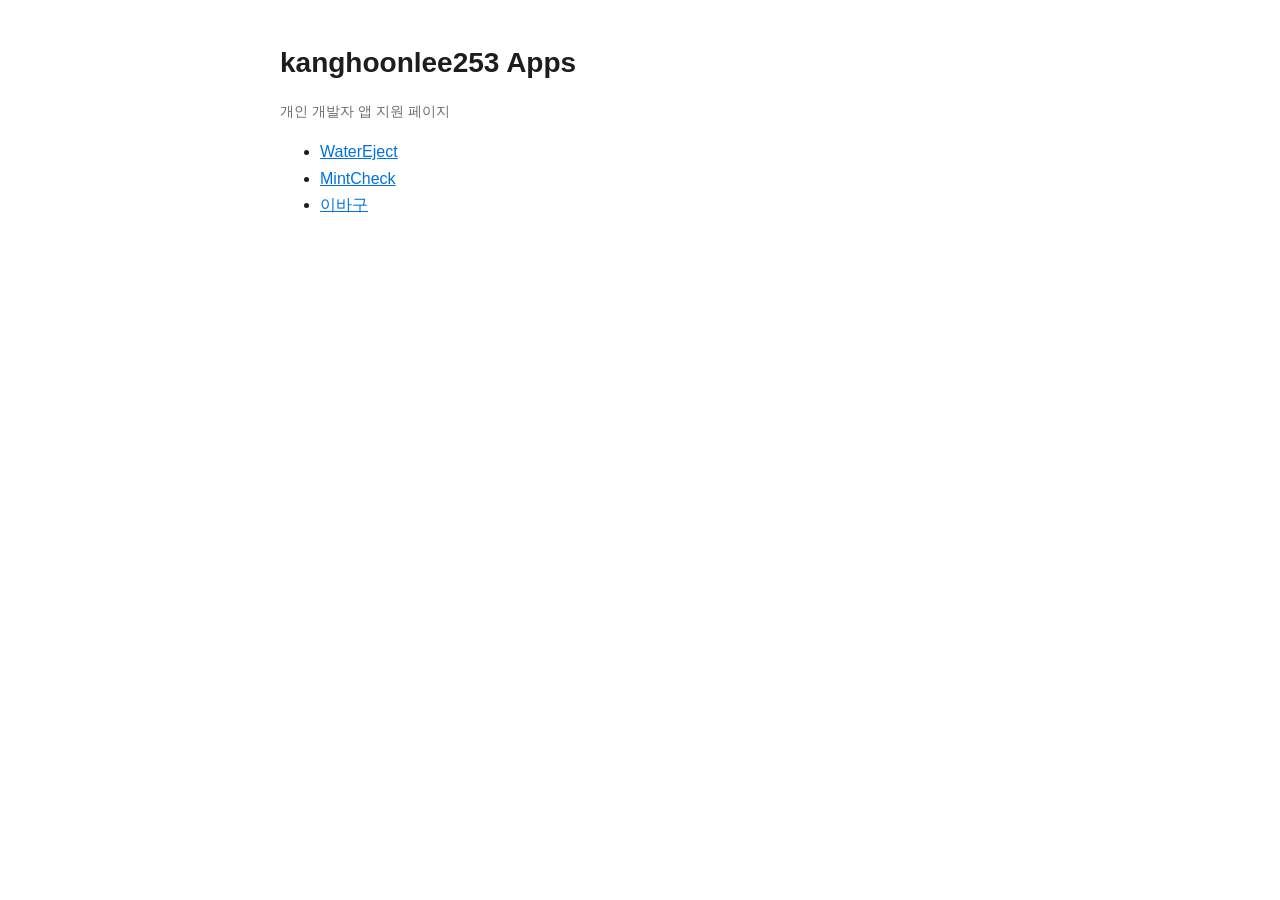
<file: index.html>
<!doctype html>
<html lang="ko"><head><meta charset="utf-8"><meta name="viewport" content="width=device-width,initial-scale=1">
<title>kanghoonlee253 Apps</title><link rel="stylesheet" href="/style.css"></head>
<body><main>
<h1>kanghoonlee253 Apps</h1>
<p class="muted">개인 개발자 앱 지원 페이지</p>
<ul><li><a href="/watereject/">WaterEject</a></li><li><a href="/mintcheck/">MintCheck</a></li><li><a href="/ibagu/">이바구</a></li></ul>
</main></body></html>
</file>
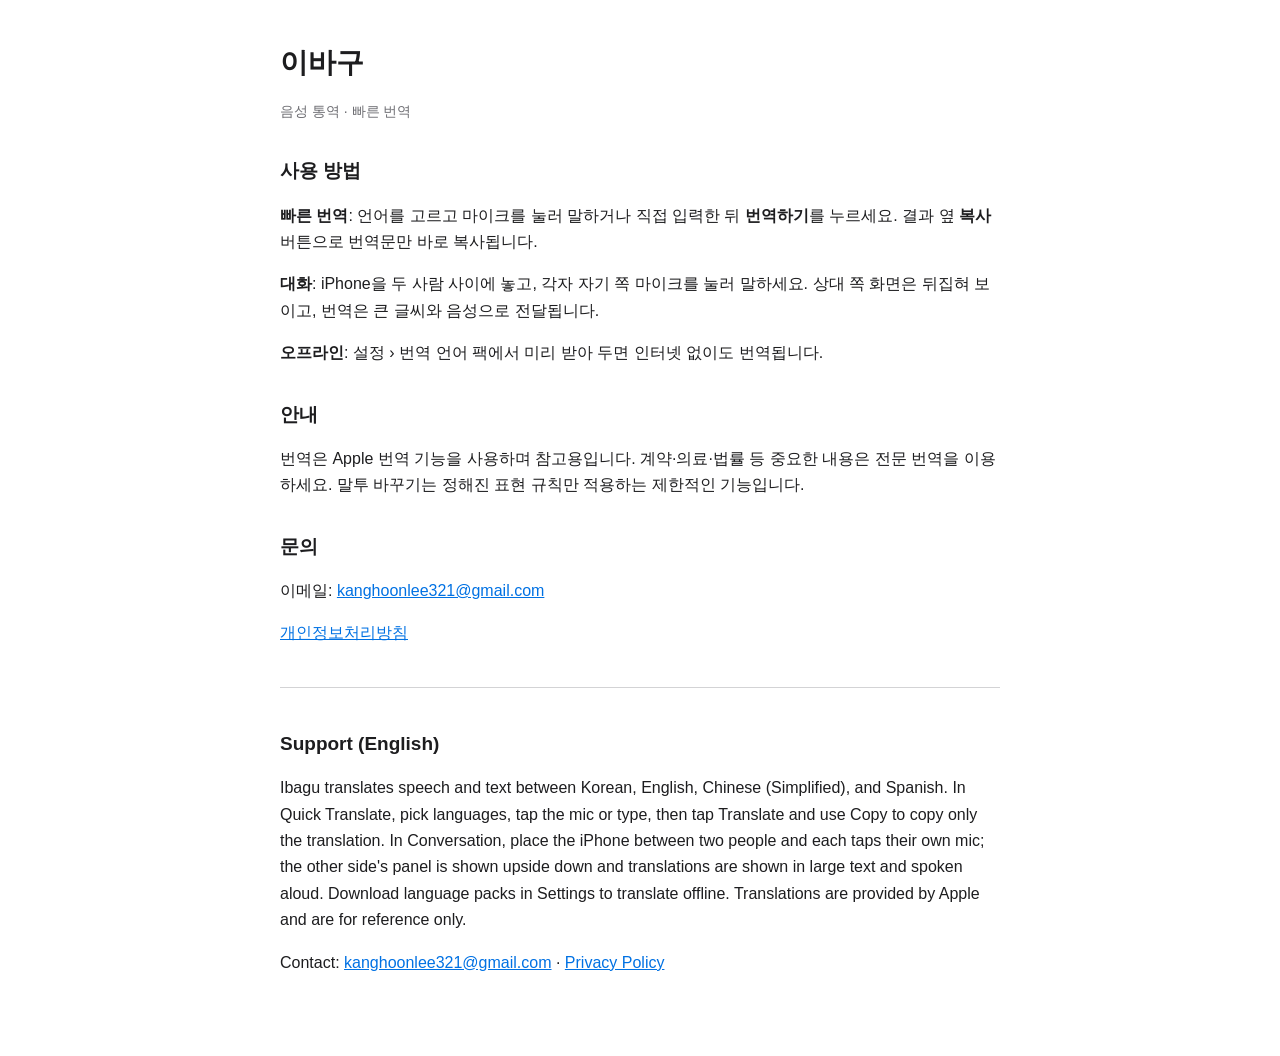
<file: ibagu/index.html>
<!doctype html>
<html lang="ko"><head><meta charset="utf-8"><meta name="viewport" content="width=device-width,initial-scale=1">
<title>이바구 지원</title><link rel="stylesheet" href="/style.css"></head>
<body><main>
<h1>이바구</h1>
<p class="muted">음성 통역 · 빠른 번역</p>

<h2>사용 방법</h2>
<p><b>빠른 번역</b>: 언어를 고르고 마이크를 눌러 말하거나 직접 입력한 뒤 <b>번역하기</b>를 누르세요. 결과 옆 <b>복사</b> 버튼으로 번역문만 바로 복사됩니다.</p>
<p><b>대화</b>: iPhone을 두 사람 사이에 놓고, 각자 자기 쪽 마이크를 눌러 말하세요. 상대 쪽 화면은 뒤집혀 보이고, 번역은 큰 글씨와 음성으로 전달됩니다.</p>
<p><b>오프라인</b>: 설정 › 번역 언어 팩에서 미리 받아 두면 인터넷 없이도 번역됩니다.</p>

<h2>안내</h2>
<p>번역은 Apple 번역 기능을 사용하며 참고용입니다. 계약·의료·법률 등 중요한 내용은 전문 번역을 이용하세요. 말투 바꾸기는 정해진 표현 규칙만 적용하는 제한적인 기능입니다.</p>

<h2>문의</h2>
<p>이메일: <a href="mailto:kanghoonlee321@gmail.com">kanghoonlee321@gmail.com</a></p>

<p><a href="/ibagu/privacy.html">개인정보처리방침</a></p>

<hr>
<h2>Support (English)</h2>
<p>Ibagu translates speech and text between Korean, English, Chinese (Simplified), and Spanish. In Quick Translate, pick languages, tap the mic or type, then tap Translate and use Copy to copy only the translation. In Conversation, place the iPhone between two people and each taps their own mic; the other side's panel is shown upside down and translations are shown in large text and spoken aloud. Download language packs in Settings to translate offline. Translations are provided by Apple and are for reference only.</p>
<p>Contact: <a href="mailto:kanghoonlee321@gmail.com">kanghoonlee321@gmail.com</a> · <a href="/ibagu/privacy.html#en">Privacy Policy</a></p>
</main></body></html>
</file>
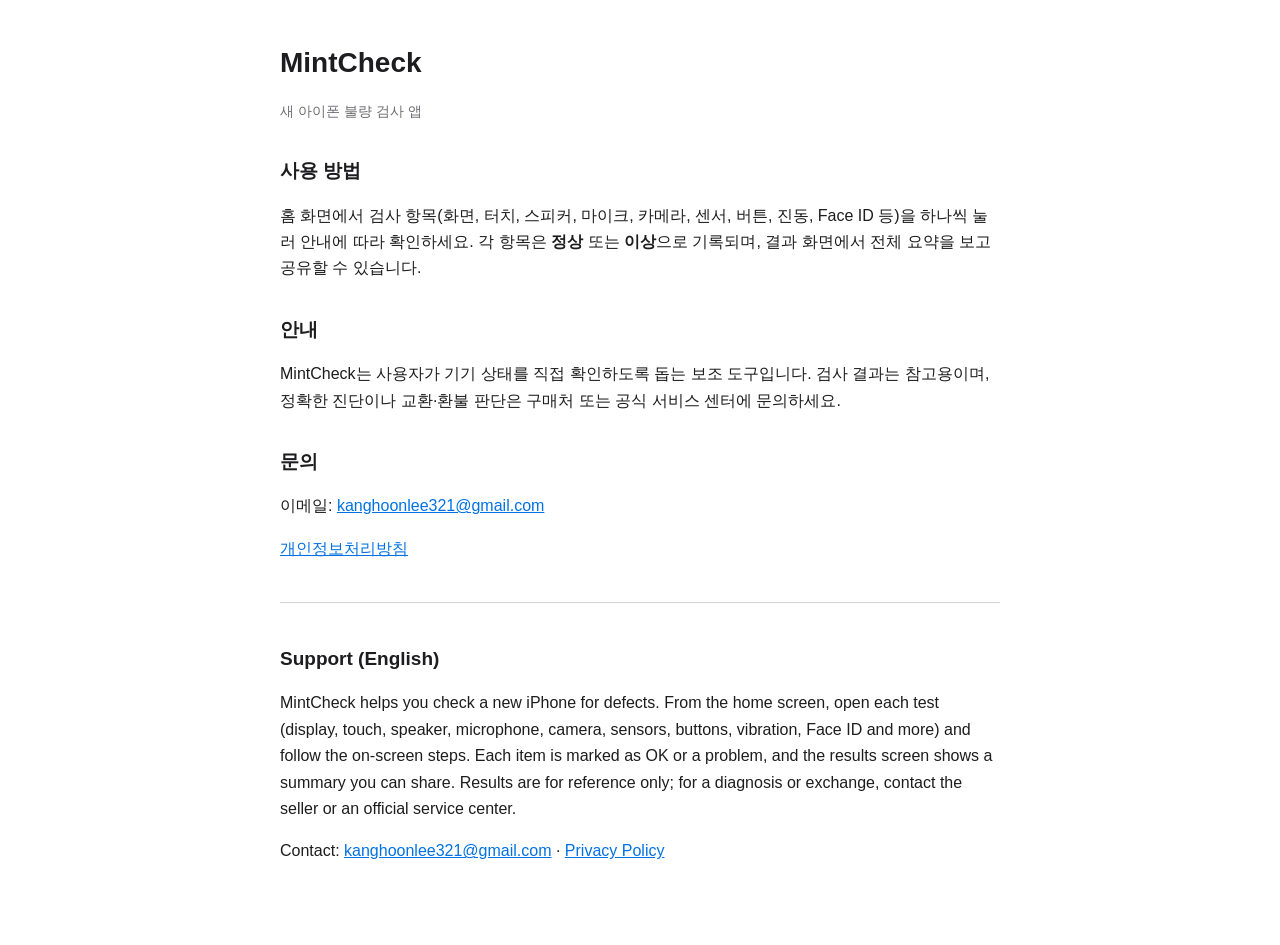
<file: mintcheck/index.html>
<!doctype html>
<html lang="ko"><head><meta charset="utf-8"><meta name="viewport" content="width=device-width,initial-scale=1">
<title>MintCheck 지원</title><link rel="stylesheet" href="/style.css"></head>
<body><main>
<h1>MintCheck</h1>
<p class="muted">새 아이폰 불량 검사 앱</p>

<h2>사용 방법</h2>
<p>홈 화면에서 검사 항목(화면, 터치, 스피커, 마이크, 카메라, 센서, 버튼, 진동, Face ID 등)을 하나씩 눌러 안내에 따라 확인하세요. 각 항목은 <b>정상</b> 또는 <b>이상</b>으로 기록되며, 결과 화면에서 전체 요약을 보고 공유할 수 있습니다.</p>

<h2>안내</h2>
<p>MintCheck는 사용자가 기기 상태를 직접 확인하도록 돕는 보조 도구입니다. 검사 결과는 참고용이며, 정확한 진단이나 교환·환불 판단은 구매처 또는 공식 서비스 센터에 문의하세요.</p>

<h2>문의</h2>
<p>이메일: <a href="mailto:kanghoonlee321@gmail.com">kanghoonlee321@gmail.com</a></p>

<p><a href="/mintcheck/privacy.html">개인정보처리방침</a></p>

<hr>
<h2>Support (English)</h2>
<p>MintCheck helps you check a new iPhone for defects. From the home screen, open each test (display, touch, speaker, microphone, camera, sensors, buttons, vibration, Face ID and more) and follow the on-screen steps. Each item is marked as OK or a problem, and the results screen shows a summary you can share. Results are for reference only; for a diagnosis or exchange, contact the seller or an official service center.</p>
<p>Contact: <a href="mailto:kanghoonlee321@gmail.com">kanghoonlee321@gmail.com</a> · <a href="/mintcheck/privacy.html#en">Privacy Policy</a></p>
</main></body></html>
</file>
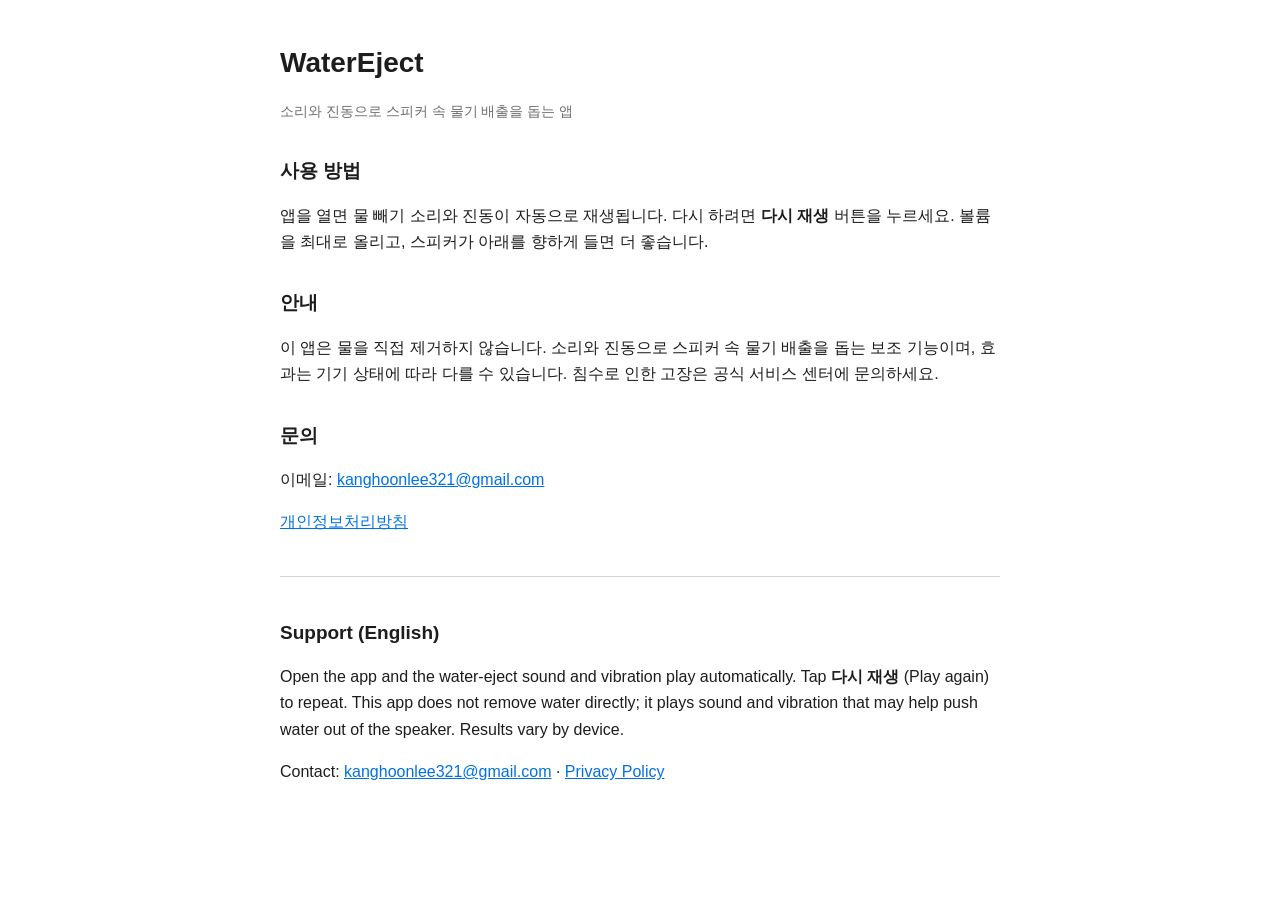
<file: watereject/index.html>
<!doctype html>
<html lang="ko"><head><meta charset="utf-8"><meta name="viewport" content="width=device-width,initial-scale=1">
<title>WaterEject 지원</title><link rel="stylesheet" href="/style.css"></head>
<body><main>
<h1>WaterEject</h1>
<p class="muted">소리와 진동으로 스피커 속 물기 배출을 돕는 앱</p>

<h2>사용 방법</h2>
<p>앱을 열면 물 빼기 소리와 진동이 자동으로 재생됩니다. 다시 하려면 <b>다시 재생</b> 버튼을 누르세요. 볼륨을 최대로 올리고, 스피커가 아래를 향하게 들면 더 좋습니다.</p>

<h2>안내</h2>
<p>이 앱은 물을 직접 제거하지 않습니다. 소리와 진동으로 스피커 속 물기 배출을 돕는 보조 기능이며, 효과는 기기 상태에 따라 다를 수 있습니다. 침수로 인한 고장은 공식 서비스 센터에 문의하세요.</p>

<h2>문의</h2>
<p>이메일: <a href="mailto:kanghoonlee321@gmail.com">kanghoonlee321@gmail.com</a></p>

<p><a href="/watereject/privacy.html">개인정보처리방침</a></p>

<hr>
<h2>Support (English)</h2>
<p>Open the app and the water-eject sound and vibration play automatically. Tap <b>다시 재생</b> (Play again) to repeat. This app does not remove water directly; it plays sound and vibration that may help push water out of the speaker. Results vary by device.</p>
<p>Contact: <a href="mailto:kanghoonlee321@gmail.com">kanghoonlee321@gmail.com</a> · <a href="/watereject/privacy.html#en">Privacy Policy</a></p>
</main></body></html>
</file>
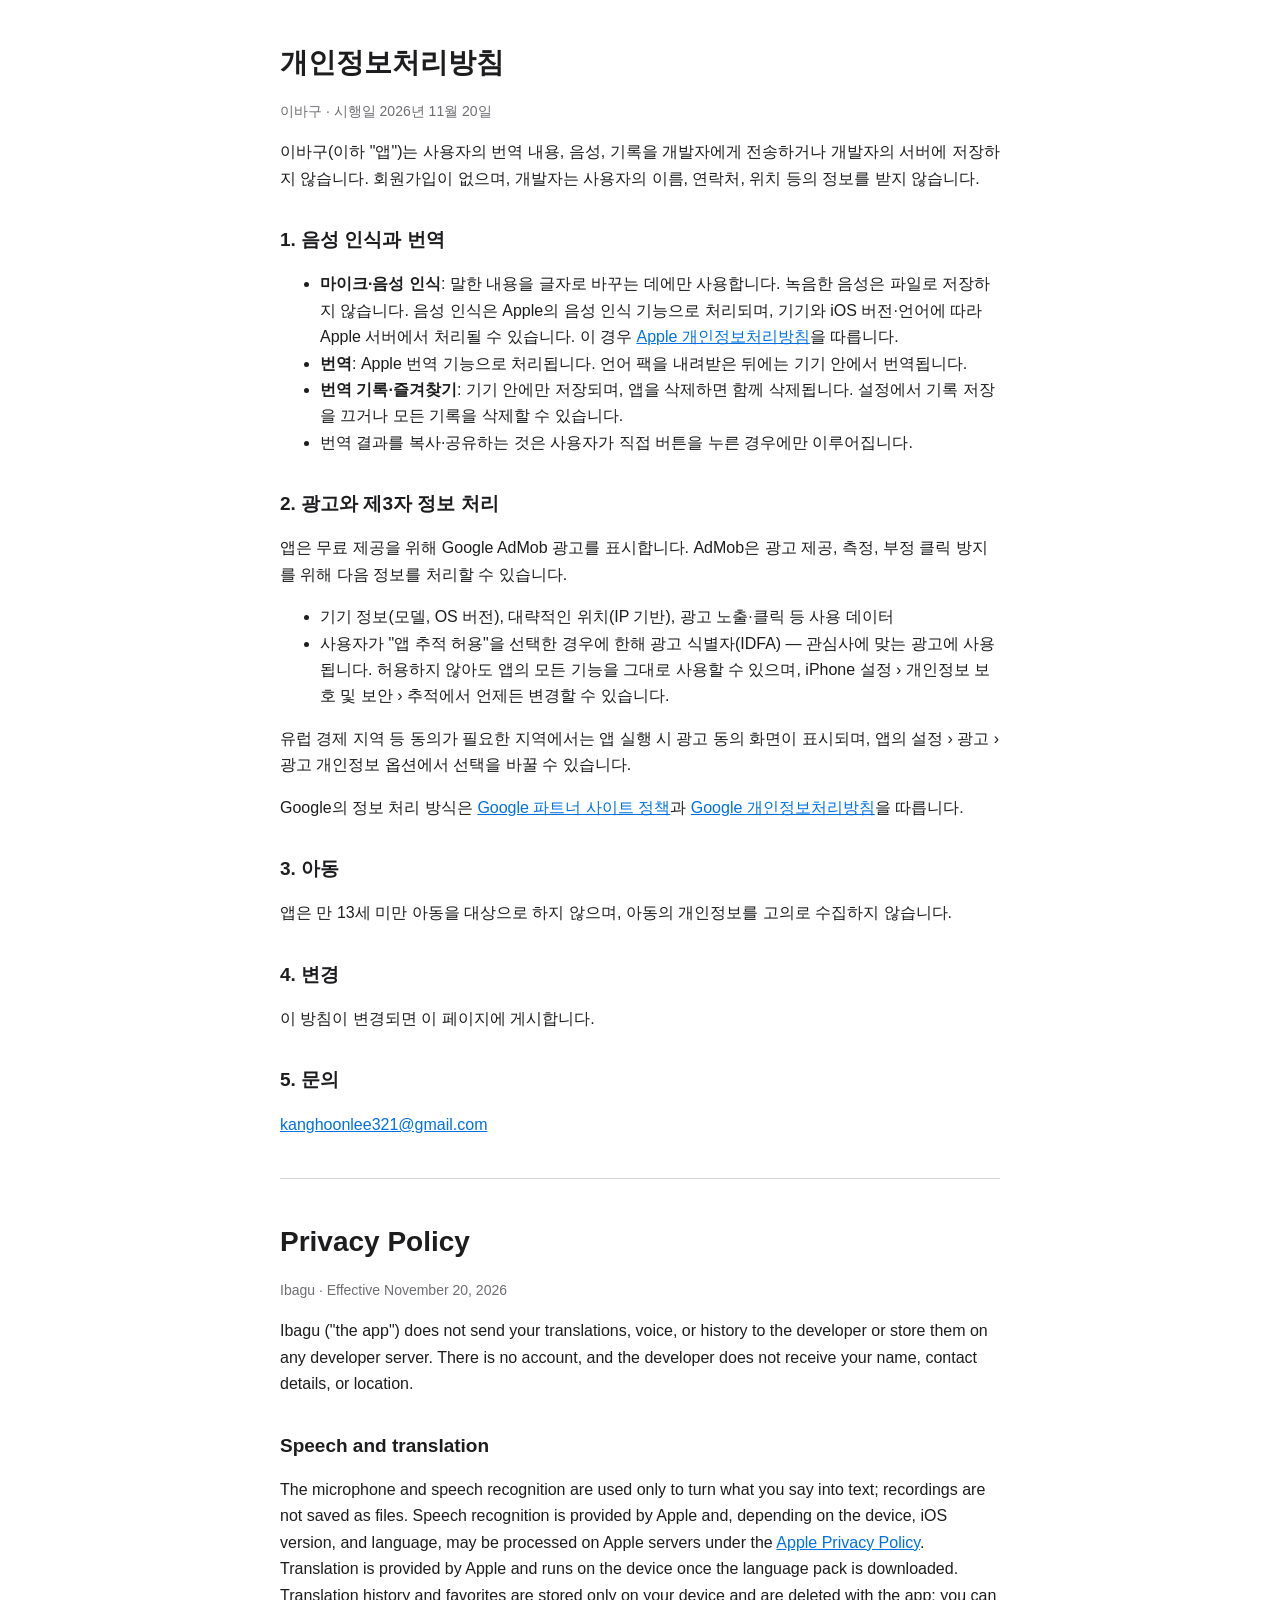
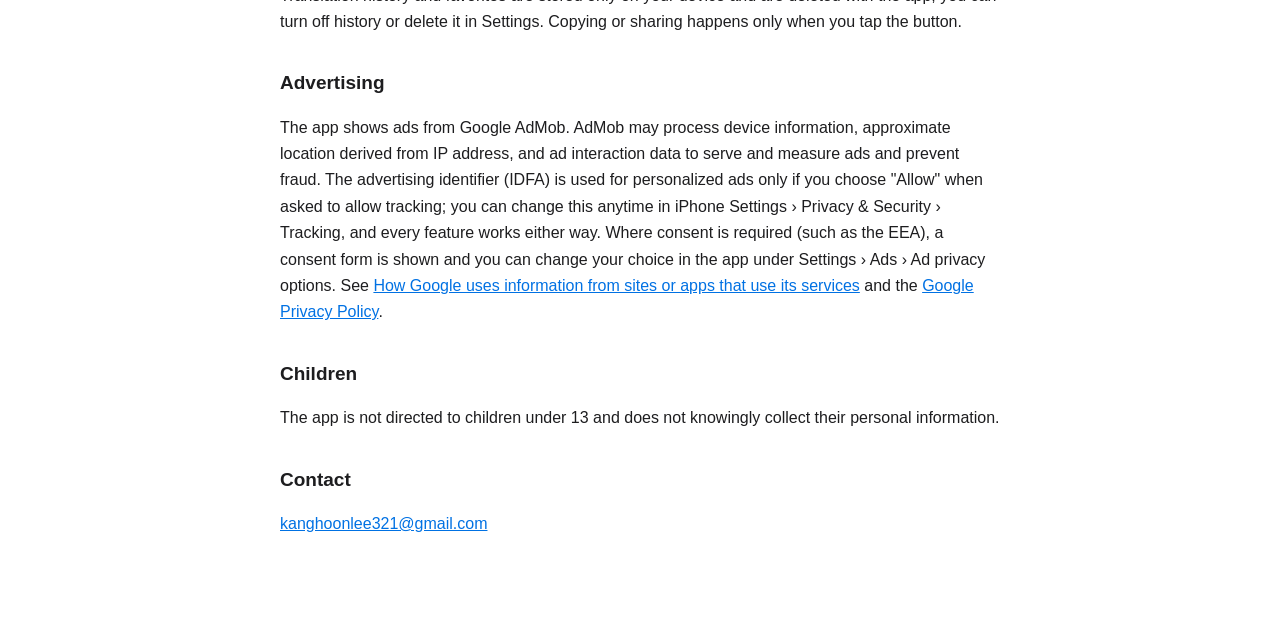
<file: ibagu/privacy.html>
<!doctype html>
<html lang="ko"><head><meta charset="utf-8"><meta name="viewport" content="width=device-width,initial-scale=1">
<title>이바구 개인정보처리방침</title><link rel="stylesheet" href="/style.css"></head>
<body><main>
<h1>개인정보처리방침</h1>
<p class="muted">이바구 · 시행일 2026년 11월 20일</p>

<p>이바구(이하 "앱")는 사용자의 번역 내용, 음성, 기록을 개발자에게 전송하거나 개발자의 서버에 저장하지 않습니다. 회원가입이 없으며, 개발자는 사용자의 이름, 연락처, 위치 등의 정보를 받지 않습니다.</p>

<h2>1. 음성 인식과 번역</h2>
<ul>
<li><b>마이크·음성 인식</b>: 말한 내용을 글자로 바꾸는 데에만 사용합니다. 녹음한 음성은 파일로 저장하지 않습니다. 음성 인식은 Apple의 음성 인식 기능으로 처리되며, 기기와 iOS 버전·언어에 따라 Apple 서버에서 처리될 수 있습니다. 이 경우 <a href="https://www.apple.com/legal/privacy/">Apple 개인정보처리방침</a>을 따릅니다.</li>
<li><b>번역</b>: Apple 번역 기능으로 처리됩니다. 언어 팩을 내려받은 뒤에는 기기 안에서 번역됩니다.</li>
<li><b>번역 기록·즐겨찾기</b>: 기기 안에만 저장되며, 앱을 삭제하면 함께 삭제됩니다. 설정에서 기록 저장을 끄거나 모든 기록을 삭제할 수 있습니다.</li>
<li>번역 결과를 복사·공유하는 것은 사용자가 직접 버튼을 누른 경우에만 이루어집니다.</li>
</ul>

<h2>2. 광고와 제3자 정보 처리</h2>
<p>앱은 무료 제공을 위해 Google AdMob 광고를 표시합니다. AdMob은 광고 제공, 측정, 부정 클릭 방지를 위해 다음 정보를 처리할 수 있습니다.</p>
<ul>
<li>기기 정보(모델, OS 버전), 대략적인 위치(IP 기반), 광고 노출·클릭 등 사용 데이터</li>
<li>사용자가 "앱 추적 허용"을 선택한 경우에 한해 광고 식별자(IDFA) — 관심사에 맞는 광고에 사용됩니다. 허용하지 않아도 앱의 모든 기능을 그대로 사용할 수 있으며, iPhone 설정 › 개인정보 보호 및 보안 › 추적에서 언제든 변경할 수 있습니다.</li>
</ul>
<p>유럽 경제 지역 등 동의가 필요한 지역에서는 앱 실행 시 광고 동의 화면이 표시되며, 앱의 설정 › 광고 › 광고 개인정보 옵션에서 선택을 바꿀 수 있습니다.</p>
<p>Google의 정보 처리 방식은 <a href="https://policies.google.com/technologies/partner-sites">Google 파트너 사이트 정책</a>과 <a href="https://policies.google.com/privacy">Google 개인정보처리방침</a>을 따릅니다.</p>

<h2>3. 아동</h2>
<p>앱은 만 13세 미만 아동을 대상으로 하지 않으며, 아동의 개인정보를 고의로 수집하지 않습니다.</p>

<h2>4. 변경</h2>
<p>이 방침이 변경되면 이 페이지에 게시합니다.</p>

<h2>5. 문의</h2>
<p><a href="mailto:kanghoonlee321@gmail.com">kanghoonlee321@gmail.com</a></p>

<hr>
<h1 id="en">Privacy Policy</h1>
<p class="muted">Ibagu · Effective November 20, 2026</p>
<p>Ibagu ("the app") does not send your translations, voice, or history to the developer or store them on any developer server. There is no account, and the developer does not receive your name, contact details, or location.</p>
<h2>Speech and translation</h2>
<p>The microphone and speech recognition are used only to turn what you say into text; recordings are not saved as files. Speech recognition is provided by Apple and, depending on the device, iOS version, and language, may be processed on Apple servers under the <a href="https://www.apple.com/legal/privacy/">Apple Privacy Policy</a>. Translation is provided by Apple and runs on the device once the language pack is downloaded. Translation history and favorites are stored only on your device and are deleted with the app; you can turn off history or delete it in Settings. Copying or sharing happens only when you tap the button.</p>
<h2>Advertising</h2>
<p>The app shows ads from Google AdMob. AdMob may process device information, approximate location derived from IP address, and ad interaction data to serve and measure ads and prevent fraud. The advertising identifier (IDFA) is used for personalized ads only if you choose "Allow" when asked to allow tracking; you can change this anytime in iPhone Settings › Privacy &amp; Security › Tracking, and every feature works either way. Where consent is required (such as the EEA), a consent form is shown and you can change your choice in the app under Settings › Ads › Ad privacy options. See <a href="https://policies.google.com/technologies/partner-sites">How Google uses information from sites or apps that use its services</a> and the <a href="https://policies.google.com/privacy">Google Privacy Policy</a>.</p>
<h2>Children</h2>
<p>The app is not directed to children under 13 and does not knowingly collect their personal information.</p>
<h2>Contact</h2>
<p><a href="mailto:kanghoonlee321@gmail.com">kanghoonlee321@gmail.com</a></p>
</main></body></html>
</file>
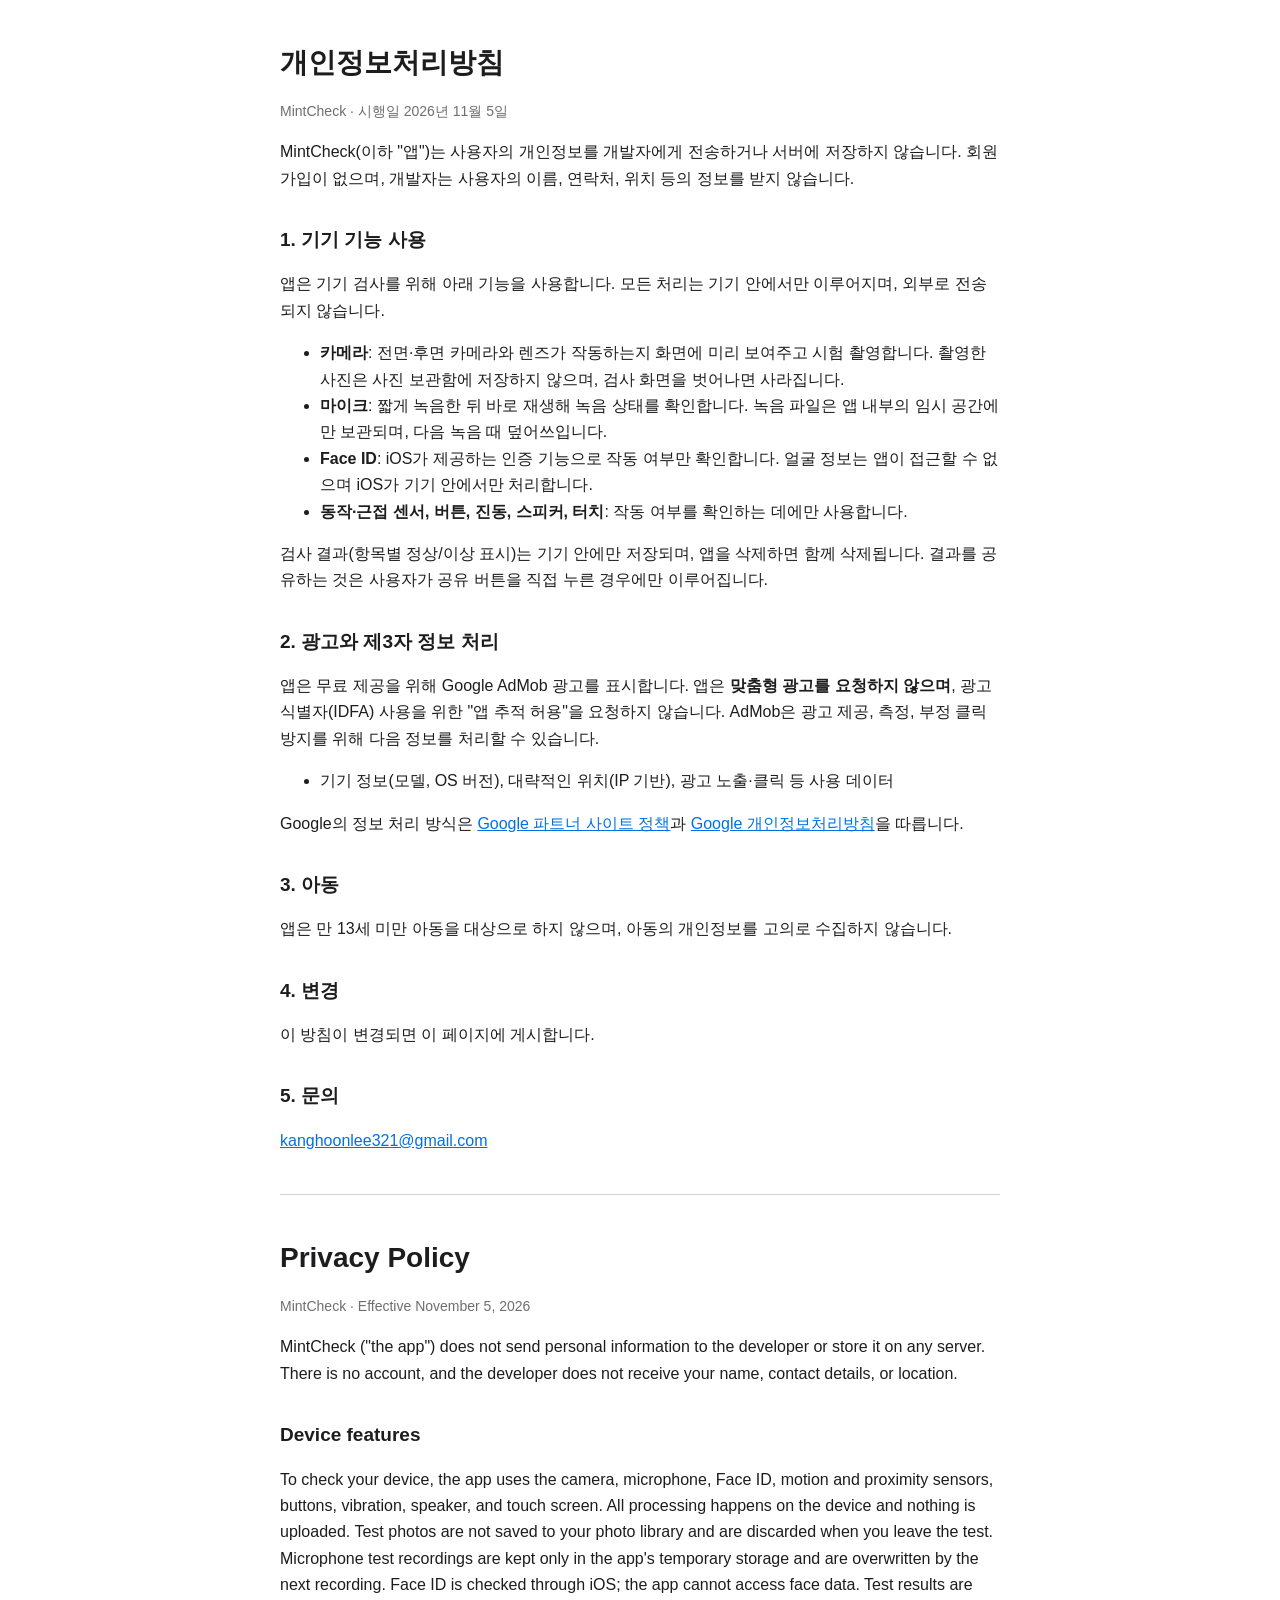
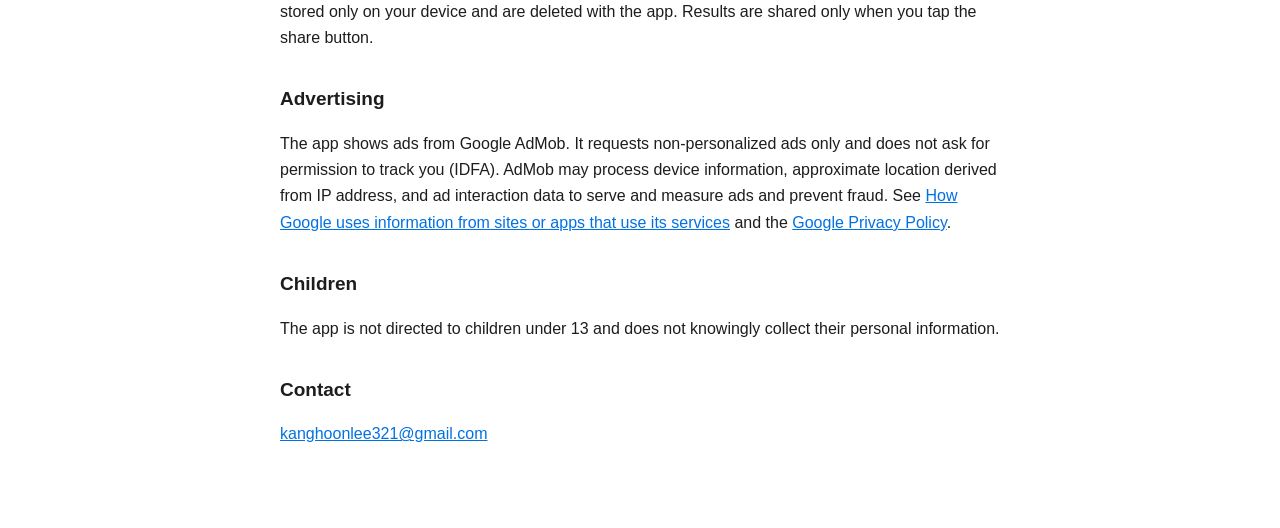
<file: mintcheck/privacy.html>
<!doctype html>
<html lang="ko"><head><meta charset="utf-8"><meta name="viewport" content="width=device-width,initial-scale=1">
<title>MintCheck 개인정보처리방침</title><link rel="stylesheet" href="/style.css"></head>
<body><main>
<h1>개인정보처리방침</h1>
<p class="muted">MintCheck · 시행일 2026년 11월 5일</p>

<p>MintCheck(이하 "앱")는 사용자의 개인정보를 개발자에게 전송하거나 서버에 저장하지 않습니다. 회원가입이 없으며, 개발자는 사용자의 이름, 연락처, 위치 등의 정보를 받지 않습니다.</p>

<h2>1. 기기 기능 사용</h2>
<p>앱은 기기 검사를 위해 아래 기능을 사용합니다. 모든 처리는 기기 안에서만 이루어지며, 외부로 전송되지 않습니다.</p>
<ul>
<li><b>카메라</b>: 전면·후면 카메라와 렌즈가 작동하는지 화면에 미리 보여주고 시험 촬영합니다. 촬영한 사진은 사진 보관함에 저장하지 않으며, 검사 화면을 벗어나면 사라집니다.</li>
<li><b>마이크</b>: 짧게 녹음한 뒤 바로 재생해 녹음 상태를 확인합니다. 녹음 파일은 앱 내부의 임시 공간에만 보관되며, 다음 녹음 때 덮어쓰입니다.</li>
<li><b>Face ID</b>: iOS가 제공하는 인증 기능으로 작동 여부만 확인합니다. 얼굴 정보는 앱이 접근할 수 없으며 iOS가 기기 안에서만 처리합니다.</li>
<li><b>동작·근접 센서, 버튼, 진동, 스피커, 터치</b>: 작동 여부를 확인하는 데에만 사용합니다.</li>
</ul>
<p>검사 결과(항목별 정상/이상 표시)는 기기 안에만 저장되며, 앱을 삭제하면 함께 삭제됩니다. 결과를 공유하는 것은 사용자가 공유 버튼을 직접 누른 경우에만 이루어집니다.</p>

<h2>2. 광고와 제3자 정보 처리</h2>
<p>앱은 무료 제공을 위해 Google AdMob 광고를 표시합니다. 앱은 <b>맞춤형 광고를 요청하지 않으며</b>, 광고 식별자(IDFA) 사용을 위한 "앱 추적 허용"을 요청하지 않습니다. AdMob은 광고 제공, 측정, 부정 클릭 방지를 위해 다음 정보를 처리할 수 있습니다.</p>
<ul>
<li>기기 정보(모델, OS 버전), 대략적인 위치(IP 기반), 광고 노출·클릭 등 사용 데이터</li>
</ul>
<p>Google의 정보 처리 방식은 <a href="https://policies.google.com/technologies/partner-sites">Google 파트너 사이트 정책</a>과 <a href="https://policies.google.com/privacy">Google 개인정보처리방침</a>을 따릅니다.</p>

<h2>3. 아동</h2>
<p>앱은 만 13세 미만 아동을 대상으로 하지 않으며, 아동의 개인정보를 고의로 수집하지 않습니다.</p>

<h2>4. 변경</h2>
<p>이 방침이 변경되면 이 페이지에 게시합니다.</p>

<h2>5. 문의</h2>
<p><a href="mailto:kanghoonlee321@gmail.com">kanghoonlee321@gmail.com</a></p>

<hr>
<h1 id="en">Privacy Policy</h1>
<p class="muted">MintCheck · Effective November 5, 2026</p>
<p>MintCheck ("the app") does not send personal information to the developer or store it on any server. There is no account, and the developer does not receive your name, contact details, or location.</p>
<h2>Device features</h2>
<p>To check your device, the app uses the camera, microphone, Face ID, motion and proximity sensors, buttons, vibration, speaker, and touch screen. All processing happens on the device and nothing is uploaded. Test photos are not saved to your photo library and are discarded when you leave the test. Microphone test recordings are kept only in the app's temporary storage and are overwritten by the next recording. Face ID is checked through iOS; the app cannot access face data. Test results are stored only on your device and are deleted with the app. Results are shared only when you tap the share button.</p>
<h2>Advertising</h2>
<p>The app shows ads from Google AdMob. It requests non-personalized ads only and does not ask for permission to track you (IDFA). AdMob may process device information, approximate location derived from IP address, and ad interaction data to serve and measure ads and prevent fraud. See <a href="https://policies.google.com/technologies/partner-sites">How Google uses information from sites or apps that use its services</a> and the <a href="https://policies.google.com/privacy">Google Privacy Policy</a>.</p>
<h2>Children</h2>
<p>The app is not directed to children under 13 and does not knowingly collect their personal information.</p>
<h2>Contact</h2>
<p><a href="mailto:kanghoonlee321@gmail.com">kanghoonlee321@gmail.com</a></p>
</main></body></html>
</file>
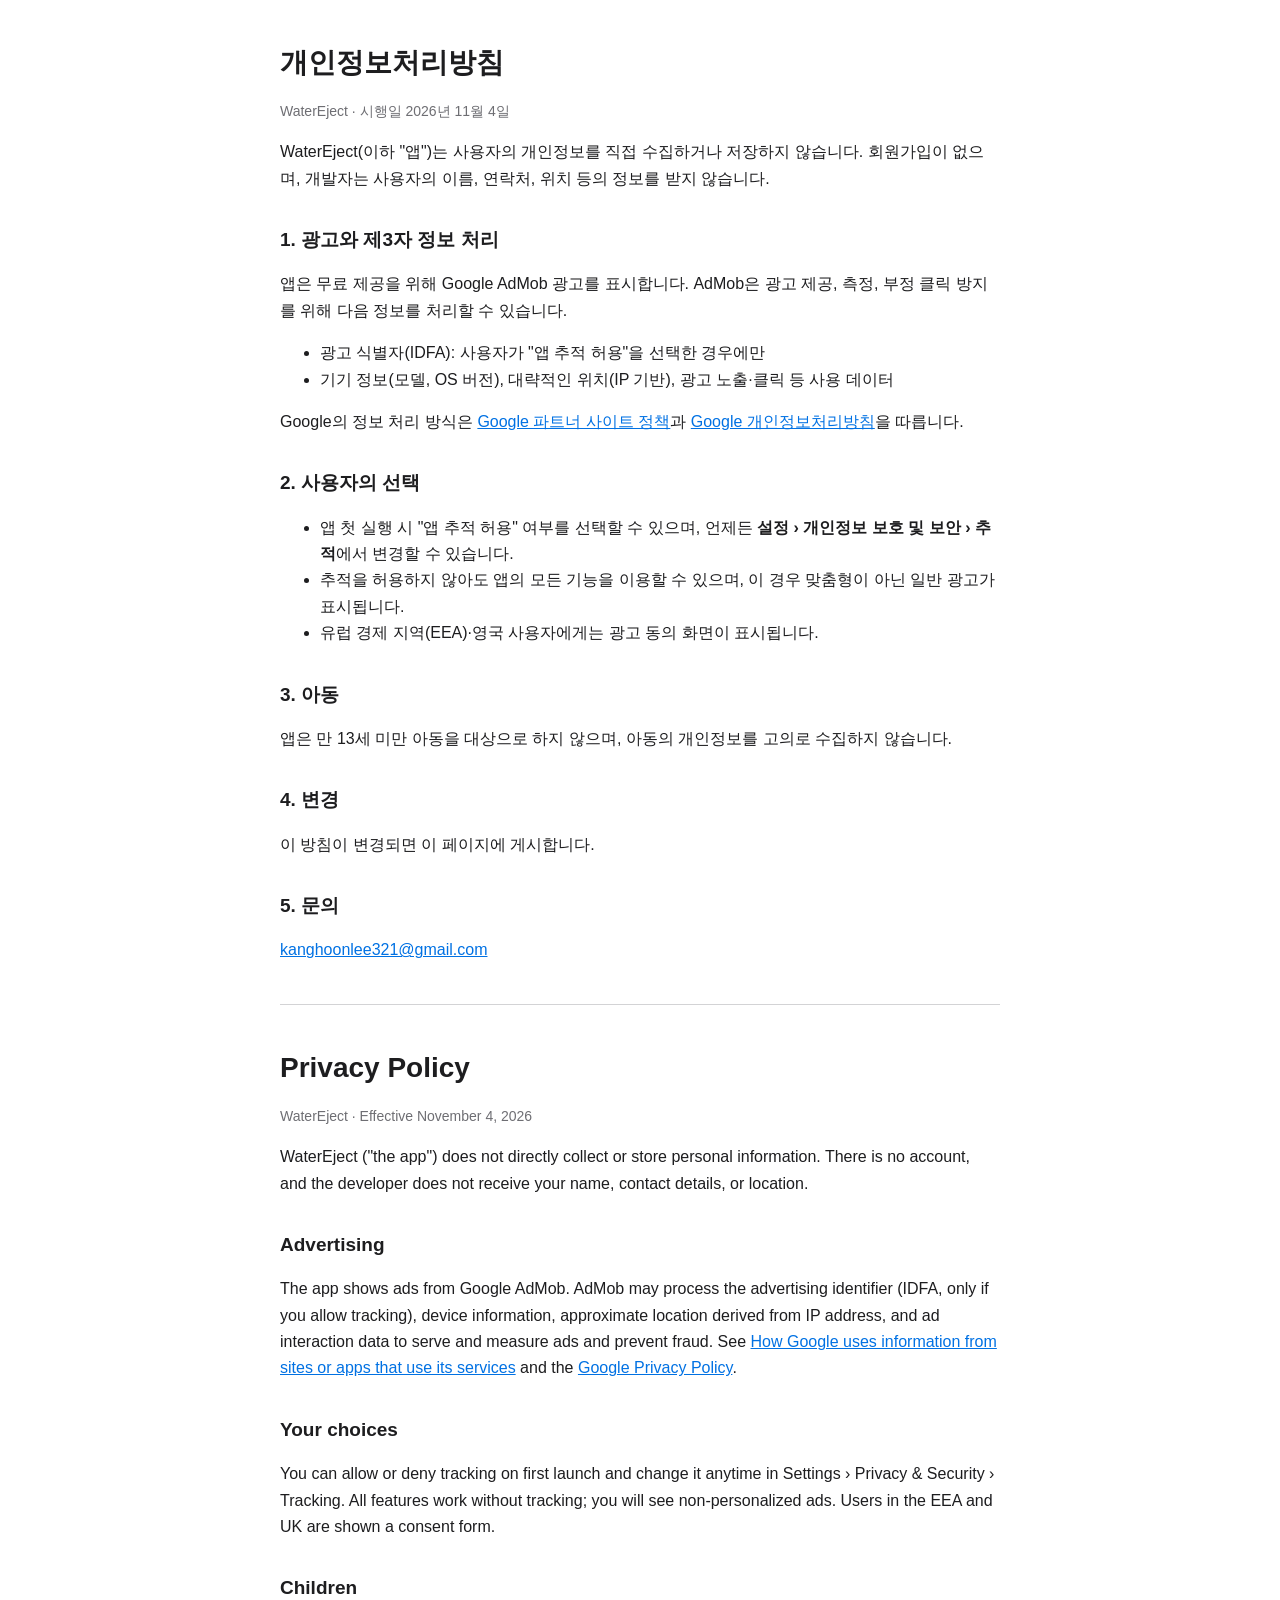
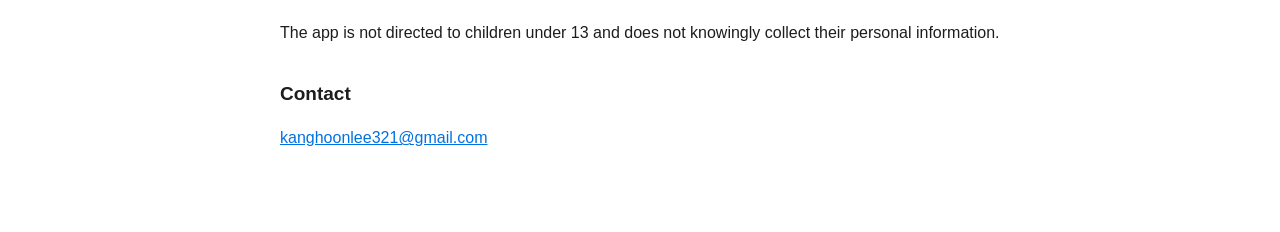
<file: watereject/privacy.html>
<!doctype html>
<html lang="ko"><head><meta charset="utf-8"><meta name="viewport" content="width=device-width,initial-scale=1">
<title>WaterEject 개인정보처리방침</title><link rel="stylesheet" href="/style.css"></head>
<body><main>
<h1>개인정보처리방침</h1>
<p class="muted">WaterEject · 시행일 2026년 11월 4일</p>

<p>WaterEject(이하 "앱")는 사용자의 개인정보를 직접 수집하거나 저장하지 않습니다. 회원가입이 없으며, 개발자는 사용자의 이름, 연락처, 위치 등의 정보를 받지 않습니다.</p>

<h2>1. 광고와 제3자 정보 처리</h2>
<p>앱은 무료 제공을 위해 Google AdMob 광고를 표시합니다. AdMob은 광고 제공, 측정, 부정 클릭 방지를 위해 다음 정보를 처리할 수 있습니다.</p>
<ul>
<li>광고 식별자(IDFA): 사용자가 "앱 추적 허용"을 선택한 경우에만</li>
<li>기기 정보(모델, OS 버전), 대략적인 위치(IP 기반), 광고 노출·클릭 등 사용 데이터</li>
</ul>
<p>Google의 정보 처리 방식은 <a href="https://policies.google.com/technologies/partner-sites">Google 파트너 사이트 정책</a>과 <a href="https://policies.google.com/privacy">Google 개인정보처리방침</a>을 따릅니다.</p>

<h2>2. 사용자의 선택</h2>
<ul>
<li>앱 첫 실행 시 "앱 추적 허용" 여부를 선택할 수 있으며, 언제든 <b>설정 › 개인정보 보호 및 보안 › 추적</b>에서 변경할 수 있습니다.</li>
<li>추적을 허용하지 않아도 앱의 모든 기능을 이용할 수 있으며, 이 경우 맞춤형이 아닌 일반 광고가 표시됩니다.</li>
<li>유럽 경제 지역(EEA)·영국 사용자에게는 광고 동의 화면이 표시됩니다.</li>
</ul>

<h2>3. 아동</h2>
<p>앱은 만 13세 미만 아동을 대상으로 하지 않으며, 아동의 개인정보를 고의로 수집하지 않습니다.</p>

<h2>4. 변경</h2>
<p>이 방침이 변경되면 이 페이지에 게시합니다.</p>

<h2>5. 문의</h2>
<p><a href="mailto:kanghoonlee321@gmail.com">kanghoonlee321@gmail.com</a></p>

<hr>
<h1 id="en">Privacy Policy</h1>
<p class="muted">WaterEject · Effective November 4, 2026</p>
<p>WaterEject ("the app") does not directly collect or store personal information. There is no account, and the developer does not receive your name, contact details, or location.</p>
<h2>Advertising</h2>
<p>The app shows ads from Google AdMob. AdMob may process the advertising identifier (IDFA, only if you allow tracking), device information, approximate location derived from IP address, and ad interaction data to serve and measure ads and prevent fraud. See <a href="https://policies.google.com/technologies/partner-sites">How Google uses information from sites or apps that use its services</a> and the <a href="https://policies.google.com/privacy">Google Privacy Policy</a>.</p>
<h2>Your choices</h2>
<p>You can allow or deny tracking on first launch and change it anytime in Settings › Privacy &amp; Security › Tracking. All features work without tracking; you will see non-personalized ads. Users in the EEA and UK are shown a consent form.</p>
<h2>Children</h2>
<p>The app is not directed to children under 13 and does not knowingly collect their personal information.</p>
<h2>Contact</h2>
<p><a href="mailto:kanghoonlee321@gmail.com">kanghoonlee321@gmail.com</a></p>
</main></body></html>
</file>
<file: style.css>
:root { color-scheme: light dark; --bg:#fff; --fg:#1d1d1f; --muted:#6e6e73; --accent:#0071e3; }
@media (prefers-color-scheme: dark) { :root { --bg:#000; --fg:#f5f5f7; --muted:#a1a1a6; --accent:#2997ff; } }
body { margin:0; background:var(--bg); color:var(--fg); font:16px/1.65 -apple-system, BlinkMacSystemFont, "Apple SD Gothic Neo", sans-serif; }
main { max-width:720px; margin:0 auto; padding:40px 16px 64px; }
h1 { font-size:28px; margin:0 0 4px; } h2 { font-size:19px; margin:32px 0 8px; }
.muted { color:var(--muted); font-size:14px; } a { color:var(--accent); }
hr { border:0; border-top:1px solid color-mix(in srgb, var(--muted) 30%, transparent); margin:40px 0; }
</file>
